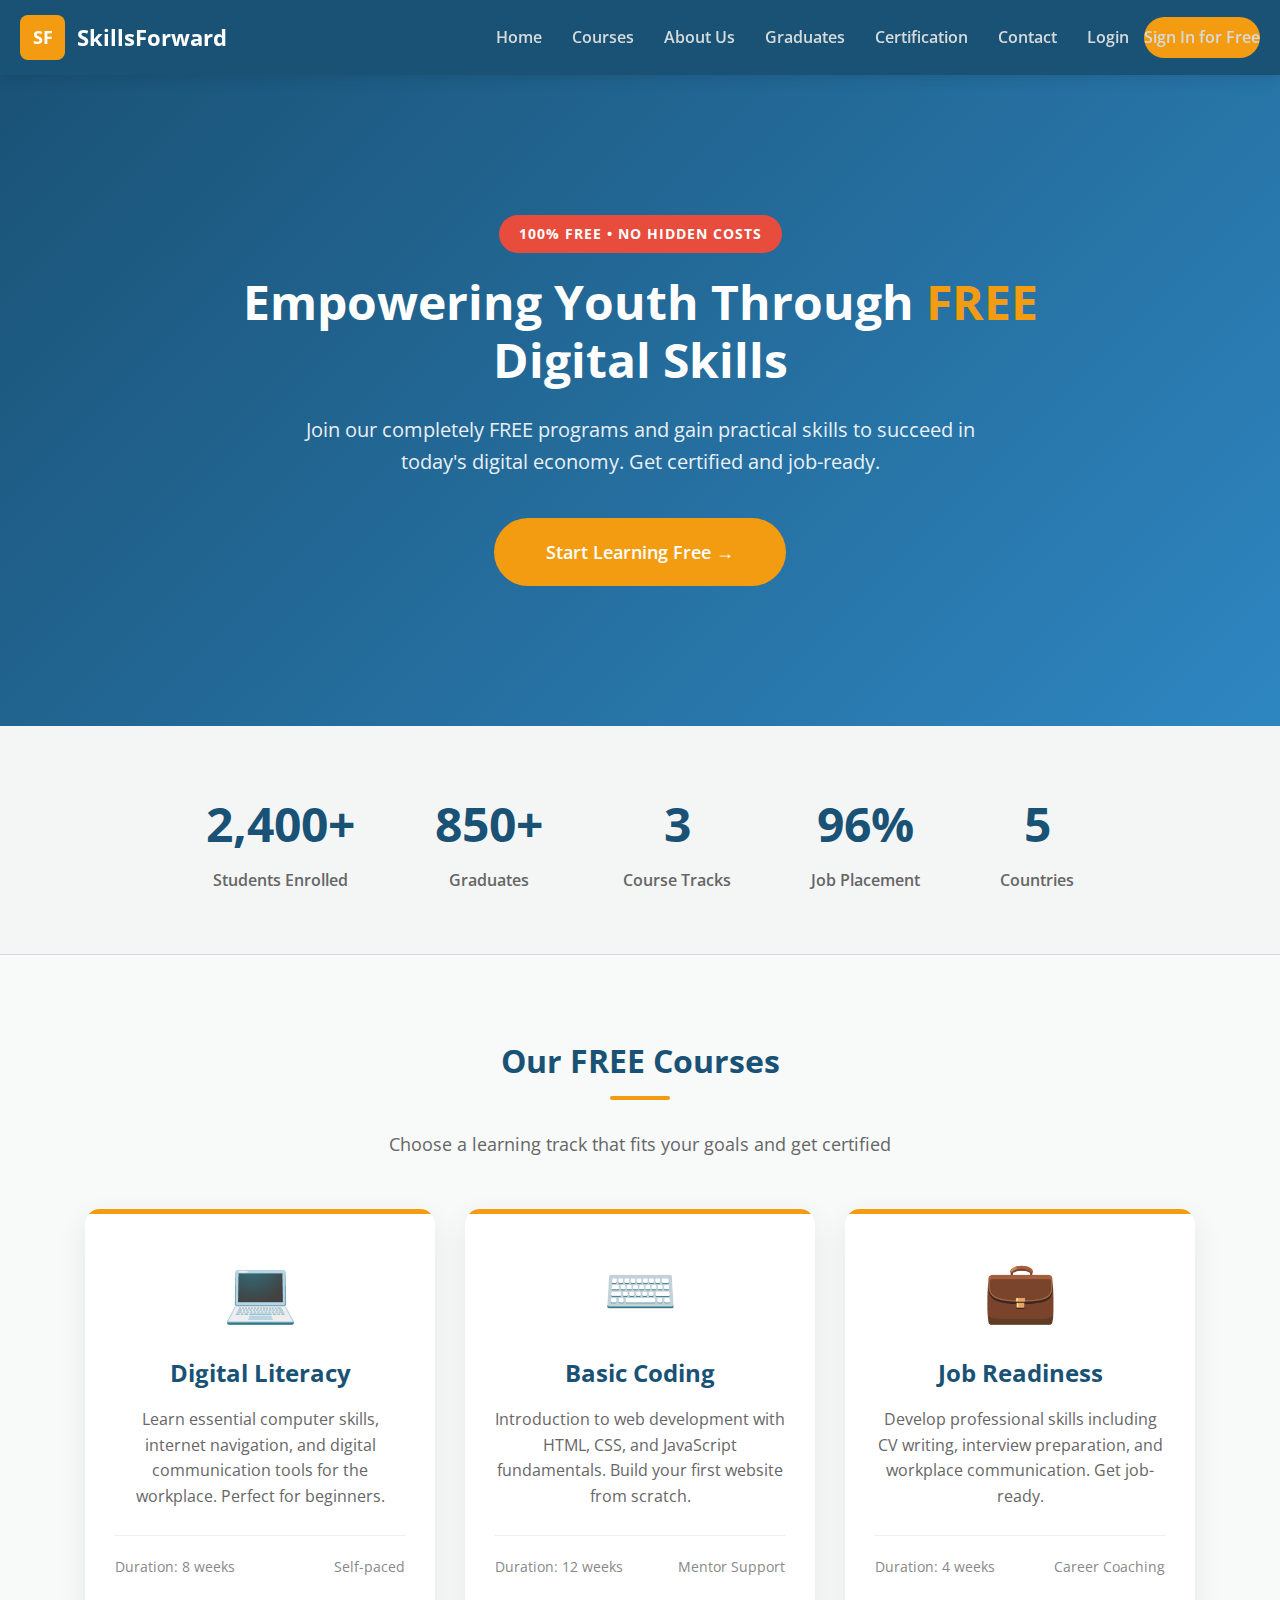
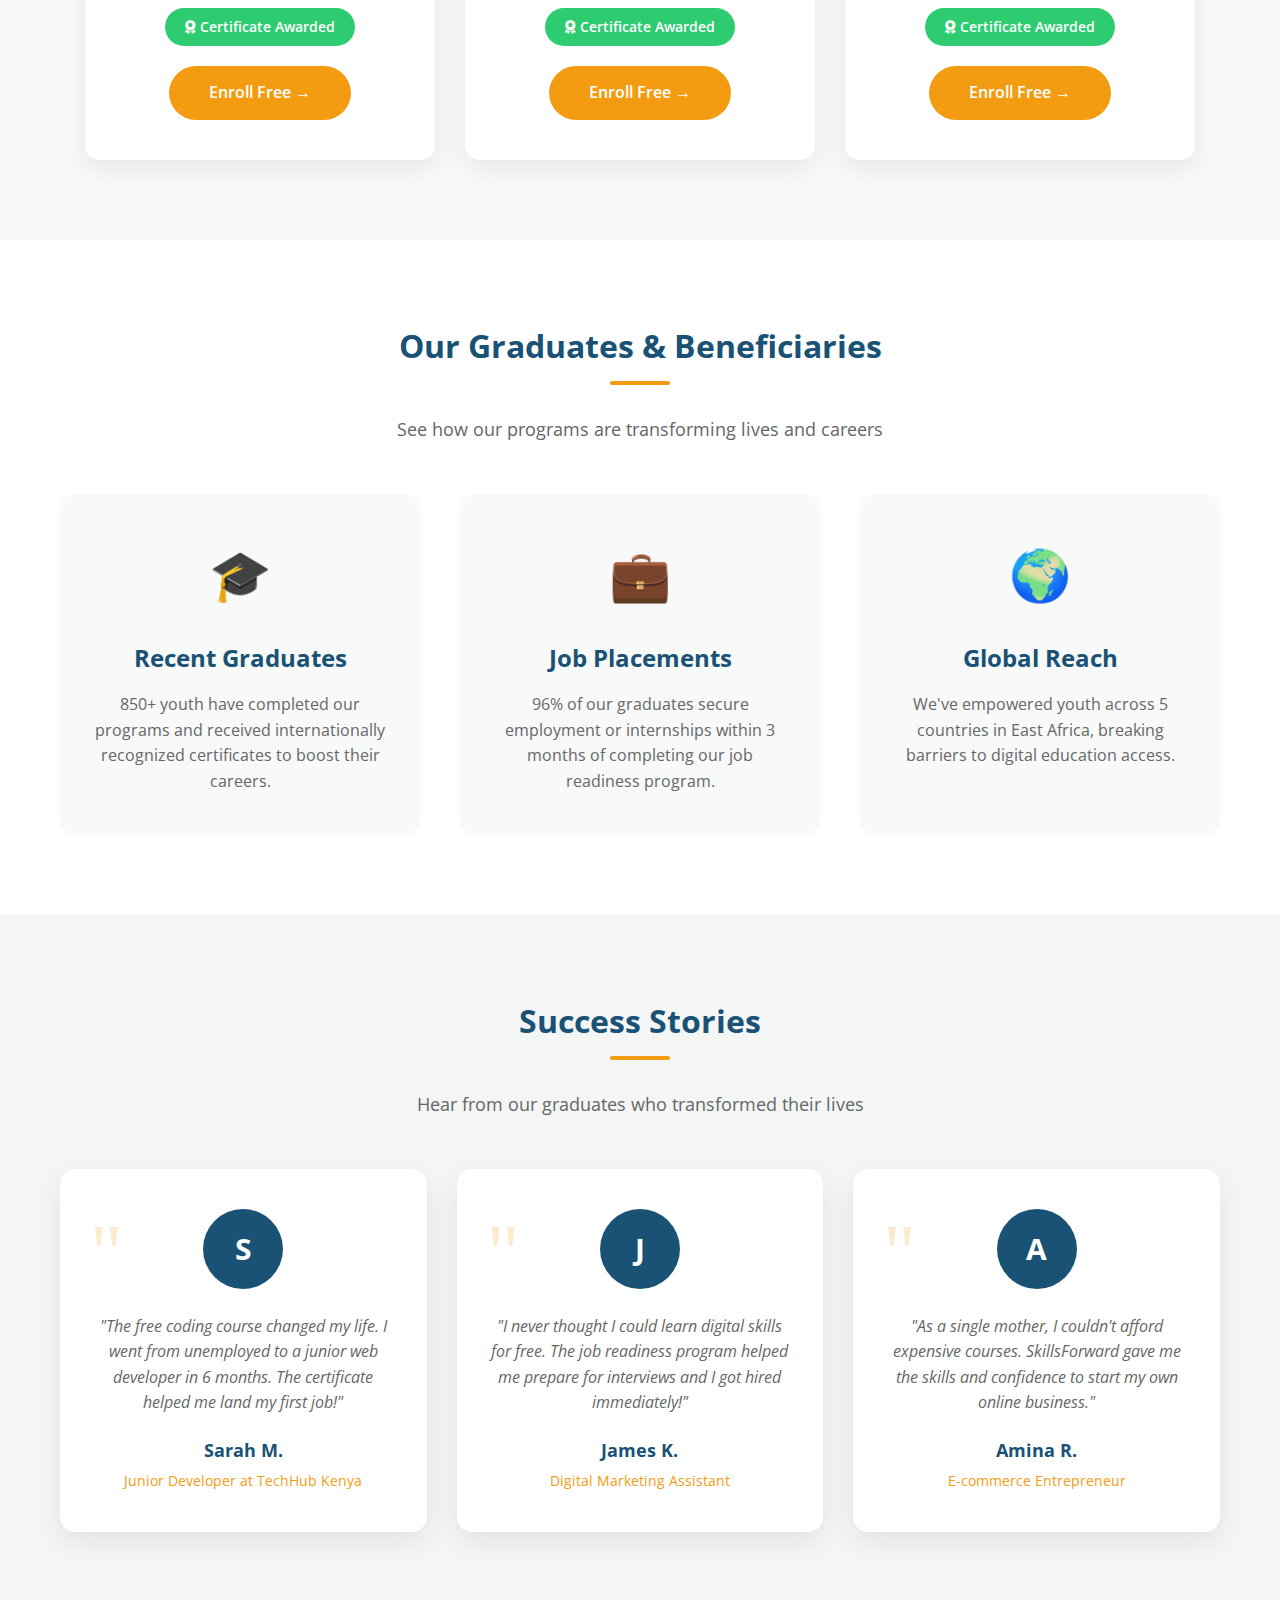
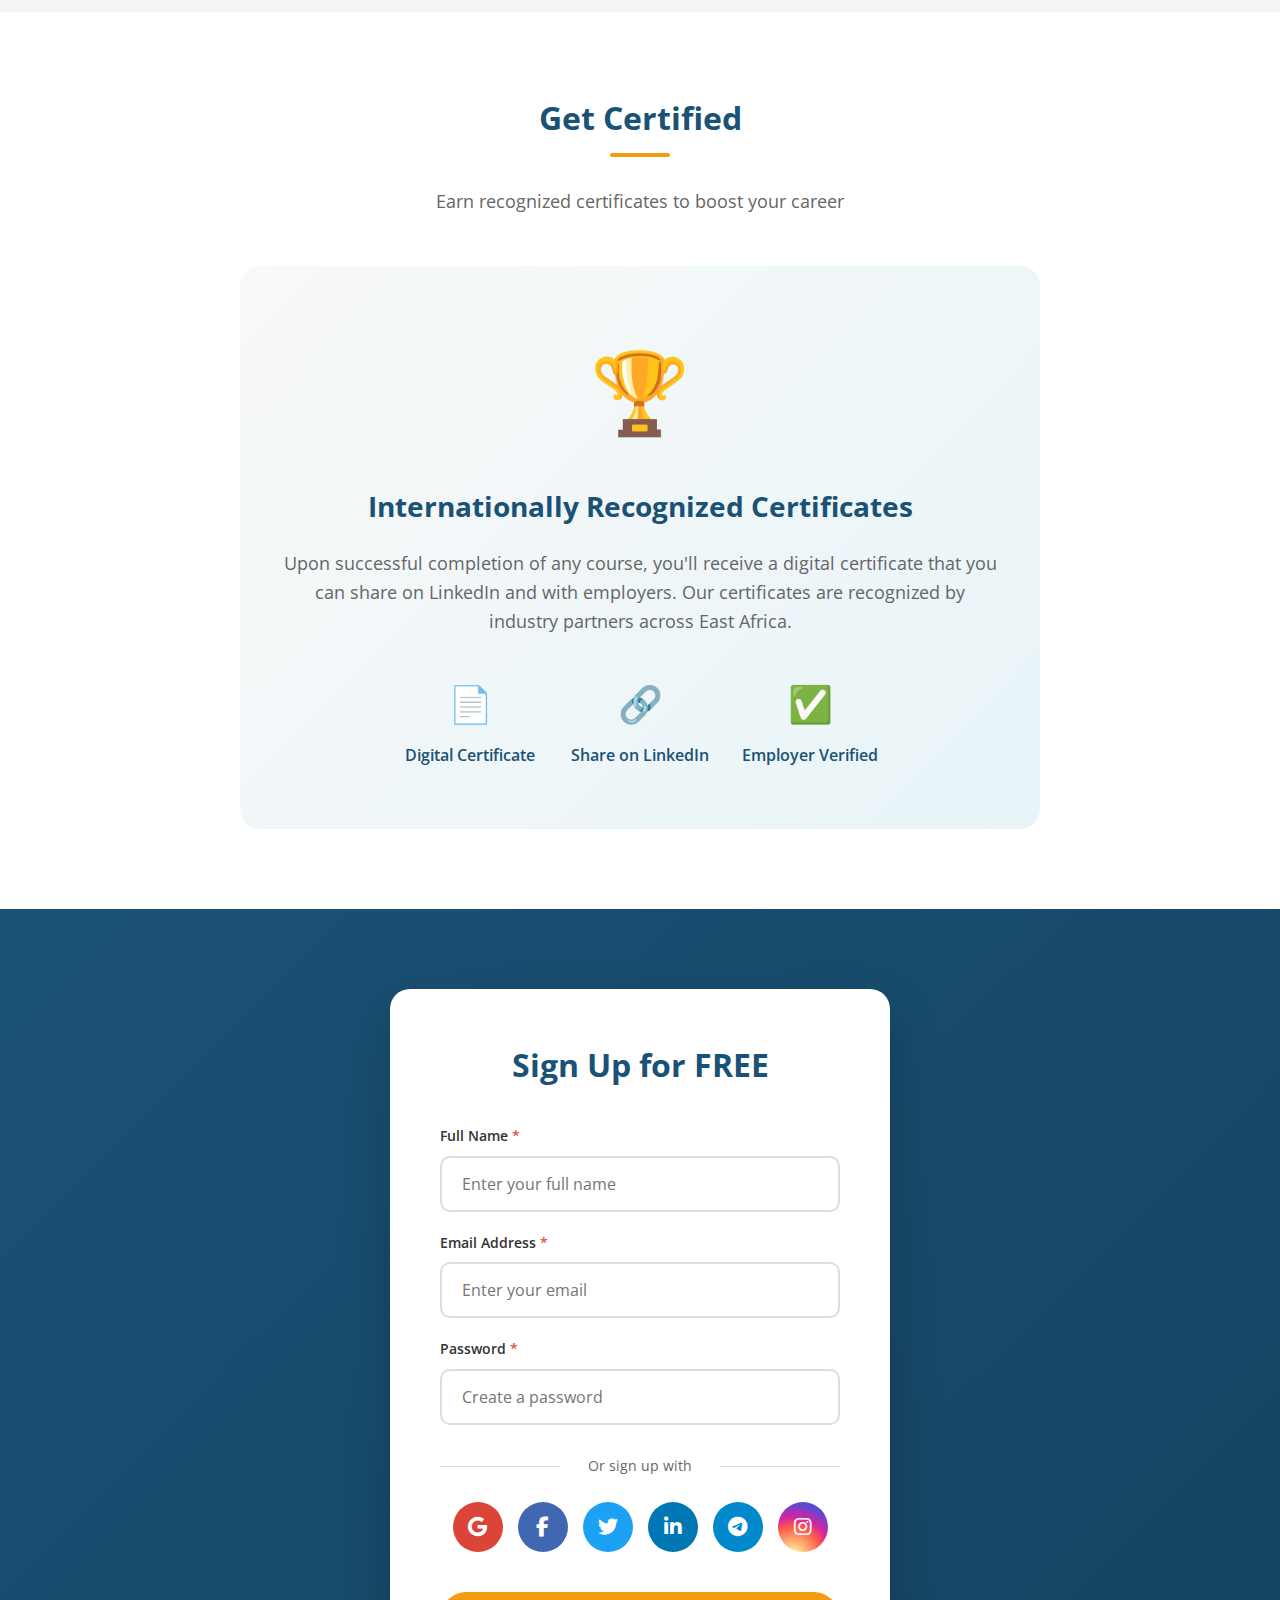
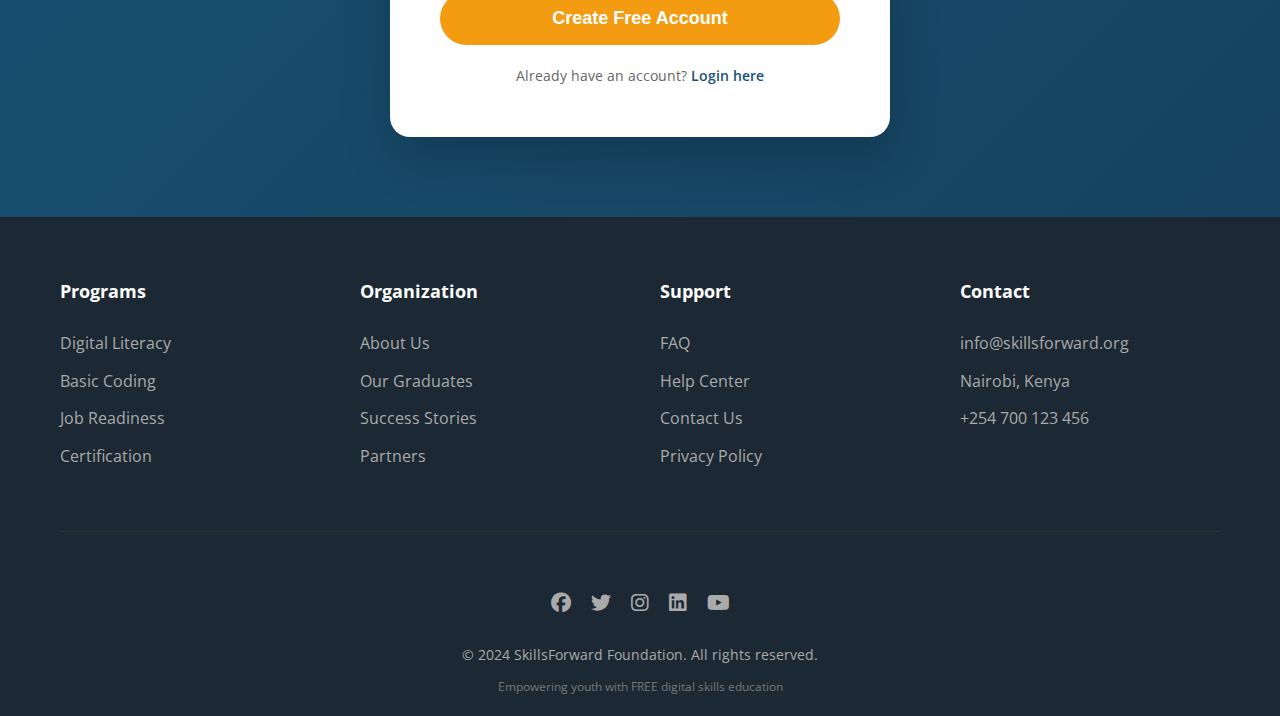
<file: Mozisha HL Learning by Gideon Chizunem Johnson/index.html>
<!DOCTYPE html>
<html lang="en">
<head>
    <meta charset="UTF-8">
    <meta name="viewport" content="width=device-width, initial-scale=1.0">
    <title>SkillsForward Foundation - FREE Digital Skills Training</title>
    <link href="https://fonts.googleapis.com/css2?family=Open+Sans:wght@400;600;700&display=swap" rel="stylesheet">
    <link rel="stylesheet" href="https://cdnjs.cloudflare.com/ajax/libs/font-awesome/6.4.0/css/all.min.css">
    <link rel="stylesheet" href="styles.css">
</head>
<body>
    <header class="header">
        <a href="#" class="logo">
            <div class="logo-box">SF</div>
            <span class="logo-text">SkillsForward</span>
        </a>
        <nav class="nav">
            <a href="index.html">Home</a>
            <a href="#courses">Courses</a>
            <a href="about.html">About Us</a>
            <a href="#graduates">Graduates</a>
            <a href="#certification">Certification</a>
            <a href="#contact">Contact</a>
            
            <div class="auth-buttons">
                <a href="/login.html" class="login-btn">Login</a>
                <a href="#signup" class="signin-btn">Sign In for Free</a>
            </div>
        </nav>
        
        <button class="mobile-menu-btn" aria-label="Toggle menu">
            <i class="fas fa-bars"></i>
        </button>
    </header>

    <section class="hero">
        <div class="hero-content">
            <div class="free-badge">100% FREE • NO HIDDEN COSTS</div>
            <h1>Empowering Youth Through <span class="highlight">FREE</span> Digital Skills</h1>
            <p>Join our completely FREE programs and gain practical skills to succeed in today's digital economy. Get certified and job-ready.</p>
            <a href="#courses" class="hero-btn">Start Learning Free →</a>
        </div>
    </section>

    <div class="stats-strip">
        <div class="stats-row">
            <div class="stat">
                <div class="stat-num">2,400+</div>
                <div class="stat-label">Students Enrolled</div>
            </div>
            <div class="stat">
                <div class="stat-num">850+</div>
                <div class="stat-label">Graduates</div>
            </div>
            <div class="stat">
                <div class="stat-num">3</div>
                <div class="stat-label">Course Tracks</div>
            </div>
            <div class="stat">
                <div class="stat-num">96%</div>
                <div class="stat-label">Job Placement</div>
            </div>
            <div class="stat">
                <div class="stat-num">5</div>
                <div class="stat-label">Countries</div>
            </div>
        </div>
    </div>

    <section class="section courses-section" id="courses">
        <div class="container">
            <h2 class="section-title">Our FREE Courses</h2>
            <p class="section-subtitle">Choose a learning track that fits your goals and get certified</p>
            <div class="courses-grid">
                <div class="course-card">
                    <div class="course-icon animated-icon">💻</div>
                    <h3>Digital Literacy</h3>
                    <p>Learn essential computer skills, internet navigation, and digital communication tools for the workplace. Perfect for beginners.</p>
                    <div class="course-meta">
                        <span>Duration: 8 weeks</span>
                        <span>Self-paced</span>
                    </div>
                    <div class="cert-badge pulse"><i class="fas fa-award"></i> Certificate Awarded</div>
                    <a href="#signup" class="btn" style="margin-top: 20px;">Enroll Free →</a>
                </div>
                <div class="course-card">
                    <div class="course-icon animated-icon" style="animation-delay: 0.5s;">⌨️</div>
                    <h3>Basic Coding</h3>
                    <p>Introduction to web development with HTML, CSS, and JavaScript fundamentals. Build your first website from scratch.</p>
                    <div class="course-meta">
                        <span>Duration: 12 weeks</span>
                        <span>Mentor Support</span>
                    </div>
                    <div class="cert-badge pulse"><i class="fas fa-award"></i> Certificate Awarded</div>
                    <a href="#signup" class="btn" style="margin-top: 20px;">Enroll Free →</a>
                </div>
                <div class="course-card">
                    <div class="course-icon animated-icon" style="animation-delay: 1s;">💼</div>
                    <h3>Job Readiness</h3>
                    <p>Develop professional skills including CV writing, interview preparation, and workplace communication. Get job-ready.</p>
                    <div class="course-meta">
                        <span>Duration: 4 weeks</span>
                        <span>Career Coaching</span>
                    </div>
                    <div class="cert-badge pulse"><i class="fas fa-award"></i> Certificate Awarded</div>
                    <a href="#signup" class="btn" style="margin-top: 20px;">Enroll Free →</a>
                </div>
            </div>
        </div>
    </section>

    <section class="section beneficiaries-section" id="graduates">
        <div class="container">
            <h2 class="section-title">Our Graduates & Beneficiaries</h2>
            <p class="section-subtitle">See how our programs are transforming lives and careers</p>
            <div class="beneficiaries-grid">
                <div class="beneficiary-card">
                    <div class="beneficiary-icon">🎓</div>
                    <h3>Recent Graduates</h3>
                    <p>850+ youth have completed our programs and received internationally recognized certificates to boost their careers.</p>
                </div>
                <div class="beneficiary-card">
                    <div class="beneficiary-icon">💼</div>
                    <h3>Job Placements</h3>
                    <p>96% of our graduates secure employment or internships within 3 months of completing our job readiness program.</p>
                </div>
                <div class="beneficiary-card">
                    <div class="beneficiary-icon">🌍</div>
                    <h3>Global Reach</h3>
                    <p>We've empowered youth across 5 countries in East Africa, breaking barriers to digital education access.</p>
                </div>
            </div>
        </div>
    </section>

    <section class="section testimonials-section" id="testimonials">
        <div class="container">
            <h2 class="section-title">Success Stories</h2>
            <p class="section-subtitle">Hear from our graduates who transformed their lives</p>
            <div class="testimonials-grid">
                <div class="testimonial-card">
                    <div class="testimonial-icon">S</div>
                    <p class="testimonial-text">"The free coding course changed my life. I went from unemployed to a junior web developer in 6 months. The certificate helped me land my first job!"</p>
                    <div class="testimonial-author">Sarah M.</div>
                    <div class="testimonial-role">Junior Developer at TechHub Kenya</div>
                </div>
                <div class="testimonial-card">
                    <div class="testimonial-icon">J</div>
                    <p class="testimonial-text">"I never thought I could learn digital skills for free. The job readiness program helped me prepare for interviews and I got hired immediately!"</p>
                    <div class="testimonial-author">James K.</div>
                    <div class="testimonial-role">Digital Marketing Assistant</div>
                </div>
                <div class="testimonial-card">
                    <div class="testimonial-icon">A</div>
                    <p class="testimonial-text">"As a single mother, I couldn't afford expensive courses. SkillsForward gave me the skills and confidence to start my own online business."</p>
                    <div class="testimonial-author">Amina R.</div>
                    <div class="testimonial-role">E-commerce Entrepreneur</div>
                </div>
            </div>
        </div>
    </section>

    <section class="section certification-section" id="certification">
        <div class="container">
            <h2 class="section-title">Get Certified</h2>
            <p class="section-subtitle">Earn recognized certificates to boost your career</p>
            <div class="certificate-card">
                <div class="cert-icon">🏆</div>
                <h3>Internationally Recognized Certificates</h3>
                <p>Upon successful completion of any course, you'll receive a digital certificate that you can share on LinkedIn and with employers. Our certificates are recognized by industry partners across East Africa.</p>
                <div class="cert-features">
                    <div class="cert-feature">
                        <div class="feature-icon">📄</div>
                        <div class="feature-text">Digital Certificate</div>
                    </div>
                    <div class="cert-feature">
                        <div class="feature-icon">🔗</div>
                        <div class="feature-text">Share on LinkedIn</div>
                    </div>
                    <div class="cert-feature">
                        <div class="feature-icon">✅</div>
                        <div class="feature-text">Employer Verified</div>
                    </div>
                </div>
            </div>
        </div>
    </section>

    <section class="signup-section" id="signup">
        <div class="signup-container">
            <h2>Sign Up for FREE</h2>
            <p>Create your account and start learning today</p>
            <form class="signup-form">
                <div class="form-group">
                    <label>Full Name <span class="req">*</span></label>
                    <input type="text" placeholder="Enter your full name" required>
                </div>
                <div class="form-group">
                    <label>Email Address <span class="req">*</span></label>
                    <input type="email" placeholder="Enter your email" required>
                </div>
                <div class="form-group">
                    <label>Password <span class="req">*</span></label>
                    <input type="password" placeholder="Create a password" required>
                </div>
                
                <div class="social-signup">
                    <p class="social-divider">Or sign up with</p>
                    <div class="social-icons">
                        <a href="#" class="social-icon social-google" title="Sign up with Google">
                            <i class="fab fa-google"></i>
                        </a>
                        <a href="#" class="social-icon social-facebook" title="Sign up with Facebook">
                            <i class="fab fa-facebook-f"></i>
                        </a>
                        <a href="#" class="social-icon social-twitter" title="Sign up with X (Twitter)">
                            <i class="fab fa-twitter"></i>
                        </a>
                        <a href="#" class="social-icon social-linkedin" title="Sign up with LinkedIn">
                            <i class="fab fa-linkedin-in"></i>
                        </a>
                        <a href="#" class="social-icon social-telegram" title="Sign up with Telegram">
                            <i class="fab fa-telegram"></i>
                        </a>
                        <a href="#" class="social-icon social-instagram" title="Sign up with Instagram">
                            <i class="fab fa-instagram"></i>
                        </a>
                    </div>
                </div>
                
                <button type="submit" class="btn submit-btn">Create Free Account</button>
                <p class="login-link">
                    Already have an account? <a href="#" class="login-cta">Login here</a>
                </p>
            </form>
        </div>
    </section>

    <footer class="footer" id="contact">
        <div class="container">
            <div class="footer-grid">
                <div class="footer-col">
                    <h4>Programs</h4>
                    <a href="#courses">Digital Literacy</a>
                    <a href="#courses">Basic Coding</a>
                    <a href="#courses">Job Readiness</a>
                    <a href="#certification">Certification</a>
                </div>
                <div class="footer-col">
                    <h4>Organization</h4>
                    <a href="about.html">About Us</a>
                    <a href="#graduates">Our Graduates</a>
                    <a href="#testimonials">Success Stories</a>
                    <a href="#">Partners</a>
                </div>
                <div class="footer-col">
                    <h4>Support</h4>
                    <a href="#">FAQ</a>
                    <a href="#">Help Center</a>
                    <a href="#">Contact Us</a>
                    <a href="#">Privacy Policy</a>
                </div>
                <div class="footer-col">
                    <h4>Contact</h4>
                    <a href="mailto:info@skillsforward.org">info@skillsforward.org</a>
                    <a href="#">Nairobi, Kenya</a>
                    <a href="#">+254 700 123 456</a>
                </div>
            </div>
            
            <div class="footer-bottom">
                <div class="social-links">
                    <a href="#"><i class="fab fa-facebook"></i></a>
                    <a href="#"><i class="fab fa-twitter"></i></a>
                    <a href="#"><i class="fab fa-instagram"></i></a>
                    <a href="#"><i class="fab fa-linkedin"></i></a>
                    <a href="#"><i class="fab fa-youtube"></i></a>
                </div>
                <p class="copyright">© 2024 SkillsForward Foundation. All rights reserved.</p>
                <p class="tagline">Empowering youth with FREE digital skills education</p>
            </div>
        </div>
    </footer>

    <script>
        // Mobile menu toggle
        document.querySelector('.mobile-menu-btn').addEventListener('click', function() {
            document.querySelector('.nav').classList.toggle('mobile-nav-active');
        });
        
        // Smooth scrolling for anchor links
        document.querySelectorAll('a[href^="#"]').forEach(anchor => {
            anchor.addEventListener('click', function (e) {
                if(this.getAttribute('href') === '#') return;
                
                e.preventDefault();
                const targetId = this.getAttribute('href');
                if(targetId === '#') return;
                
                const targetElement = document.querySelector(targetId);
                if(targetElement) {
                    window.scrollTo({
                        top: targetElement.offsetTop - 80,
                        behavior: 'smooth'
                    });
                    
                    // Close mobile menu if open
                    document.querySelector('.nav').classList.remove('mobile-nav-active');
                }
            });
        });
    </script>
</body>
</html>
</file>
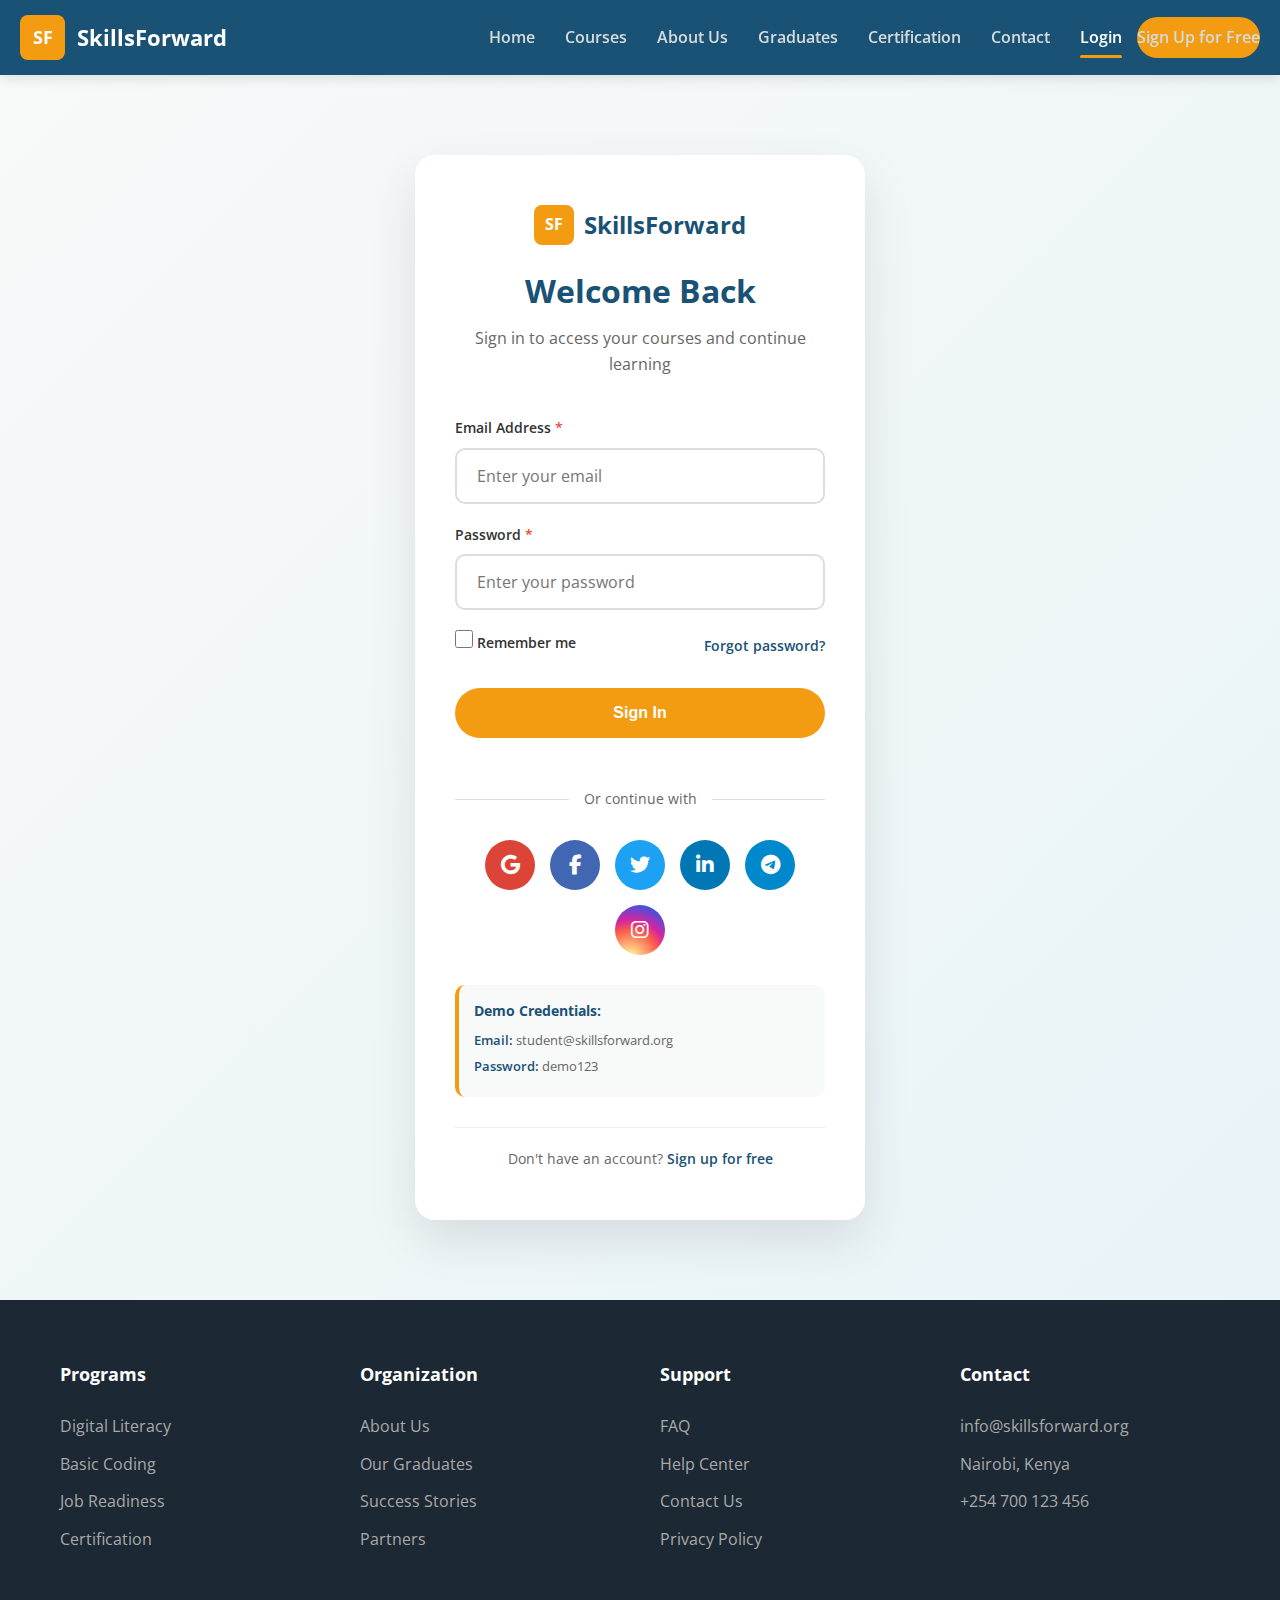
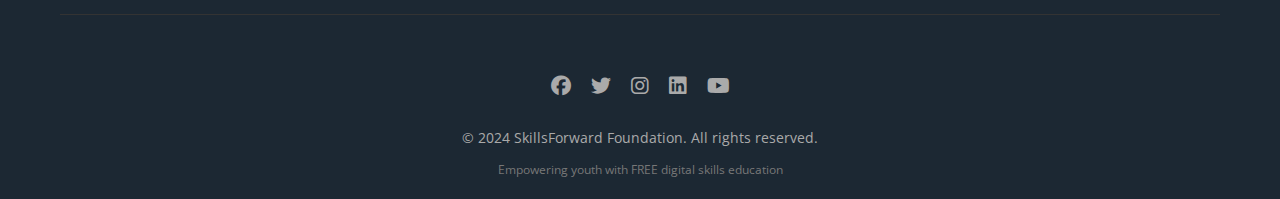
<file: Mozisha HL Learning by Gideon Chizunem Johnson/login.html>
<!DOCTYPE html>
<html lang="en">
<head>
    <meta charset="UTF-8">
    <meta name="viewport" content="width=device-width, initial-scale=1.0">
    <title>Login - SkillsForward Foundation</title>
    <link href="https://fonts.googleapis.com/css2?family=Open+Sans:wght@400;600;700&display=swap" rel="stylesheet">
    <link rel="stylesheet" href="https://cdnjs.cloudflare.com/ajax/libs/font-awesome/6.4.0/css/all.min.css">
    <link rel="stylesheet" href="styles.css">
    <link rel="stylesheet" href="login.css">
</head>
<body>
    <header class="header">
        <a href="index.html" class="logo">
            <div class="logo-box">SF</div>
            <span class="logo-text">SkillsForward</span>
        </a>
        <nav class="nav">
            <a href="index.html">Home</a>
            <a href="index.html#courses">Courses</a>
            <a href="about.html">About Us</a>
            <a href="index.html#graduates">Graduates</a>
            <a href="index.html#certification">Certification</a>
            <a href="index.html#contact">Contact</a>
            
            <div class="auth-buttons">
                <a href="login.html" class="login-btn active">Login</a>
                <a href="index.html#signup" class="signin-btn">Sign Up for Free</a>
            </div>
        </nav>
        
        <button class="mobile-menu-btn" aria-label="Toggle menu">
            <i class="fas fa-bars"></i>
        </button>
    </header>

    <section class="login-section">
        <div class="login-container">
            <div class="login-header">
                <div class="login-logo">
                    <div class="login-logo-box">SF</div>
                    <span class="login-logo-text">SkillsForward</span>
                </div>
                <h1>Welcome Back</h1>
                <p>Sign in to access your courses and continue learning</p>
            </div>

            <form class="login-form">
                <div class="form-group">
                    <label for="email">Email Address <span class="req">*</span></label>
                    <input type="email" id="email" placeholder="Enter your email" required>
                </div>

                <div class="form-group">
                    <label for="password">Password <span class="req">*</span></label>
                    <input type="password" id="password" placeholder="Enter your password" required>
                </div>

                <div class="remember-forgot">
                    <label class="remember-me">
                        <input type="checkbox">
                        <span class="checkbox-text">Remember me</span>
                    </label>
                    <a href="#" class="forgot-password">Forgot password?</a>
                </div>

                <button type="submit" class="login-submit-btn">Sign In</button>

                <div class="divider">
                    <span>Or continue with</span>
                </div>

                <div class="social-login">
                    <div class="social-login-icons">
                        <a href="#" class="social-login-icon social-google" title="Sign in with Google">
                            <i class="fab fa-google"></i>
                        </a>
                        <a href="#" class="social-login-icon social-facebook" title="Sign in with Facebook">
                            <i class="fab fa-facebook-f"></i>
                        </a>
                        <a href="#" class="social-login-icon social-twitter" title="Sign in with X (Twitter)">
                            <i class="fab fa-twitter"></i>
                        </a>
                        <a href="#" class="social-login-icon social-linkedin" title="Sign in with LinkedIn">
                            <i class="fab fa-linkedin-in"></i>
                        </a>
                        <a href="#" class="social-login-icon social-telegram" title="Sign in with Telegram">
                            <i class="fab fa-telegram"></i>
                        </a>
                        <a href="#" class="social-login-icon social-instagram" title="Sign in with Instagram">
                            <i class="fab fa-instagram"></i>
                        </a>
                    </div>
                </div>

                <div class="demo-credentials">
                    <h4>Demo Credentials:</h4>
                    <p><strong>Email:</strong> student@skillsforward.org</p>
                    <p><strong>Password:</strong> demo123</p>
                </div>

                <div class="signup-link">
                    Don't have an account? <a href="index.html#signup">Sign up for free</a>
                </div>
            </form>
        </div>
    </section>

    <footer class="footer">
        <div class="container">
            <div class="footer-grid">
                <div class="footer-col">
                    <h4>Programs</h4>
                    <a href="index.html#courses">Digital Literacy</a>
                    <a href="index.html#courses">Basic Coding</a>
                    <a href="index.html#courses">Job Readiness</a>
                    <a href="index.html#certification">Certification</a>
                </div>
                <div class="footer-col">
                    <h4>Organization</h4>
                    <a href="about.html">About Us</a>
                    <a href="index.html#graduates">Our Graduates</a>
                    <a href="index.html#testimonials">Success Stories</a>
                    <a href="#">Partners</a>
                </div>
                <div class="footer-col">
                    <h4>Support</h4>
                    <a href="#">FAQ</a>
                    <a href="#">Help Center</a>
                    <a href="#">Contact Us</a>
                    <a href="#">Privacy Policy</a>
                </div>
                <div class="footer-col">
                    <h4>Contact</h4>
                    <a href="mailto:info@skillsforward.org">info@skillsforward.org</a>
                    <a href="#">Nairobi, Kenya</a>
                    <a href="#">+254 700 123 456</a>
                </div>
            </div>
            
            <div class="footer-bottom">
                <div class="social-links">
                    <a href="#"><i class="fab fa-facebook"></i></a>
                    <a href="#"><i class="fab fa-twitter"></i></a>
                    <a href="#"><i class="fab fa-instagram"></i></a>
                    <a href="#"><i class="fab fa-linkedin"></i></a>
                    <a href="#"><i class="fab fa-youtube"></i></a>
                </div>
                <p class="copyright">© 2024 SkillsForward Foundation. All rights reserved.</p>
                <p class="tagline">Empowering youth with FREE digital skills education</p>
            </div>
        </div>
    </footer>

    <script>
        // Mobile menu toggle
        document.querySelector('.mobile-menu-btn').addEventListener('click', function() {
            document.querySelector('.nav').classList.toggle('mobile-nav-active');
        });

        // Form submission
        document.querySelector('.login-form').addEventListener('submit', function(e) {
            e.preventDefault();
            
            const email = document.getElementById('email').value;
            const password = document.getElementById('password').value;
            
            // Demo validation
            if (email === 'student@skillsforward.org' && password === 'demo123') {
                alert('Login successful! Welcome back to SkillsForward.');
                // In a real app, you would redirect to dashboard
                window.location.href = 'index.html';
            } else if (email && password) {
                alert('Login successful! Welcome back.');
                window.location.href = 'index.html';
            } else {
                alert('Please enter your email and password.');
            }
        });

        // Smooth scrolling for anchor links
        document.querySelectorAll('a[href^="#"]').forEach(anchor => {
            anchor.addEventListener('click', function (e) {
                if(this.getAttribute('href') === '#') return;
                
                e.preventDefault();
                const targetId = this.getAttribute('href');
                if(targetId === '#') return;
                
                const targetElement = document.querySelector(targetId);
                if(targetElement) {
                    window.scrollTo({
                        top: targetElement.offsetTop - 80,
                        behavior: 'smooth'
                    });
                    
                    // Close mobile menu if open
                    document.querySelector('.nav').classList.remove('mobile-nav-active');
                }
            });
        });
    </script>
</body>
</html>
</file>
<file: Mozisha HL Learning by Gideon Chizunem Johnson/styles.css>
/* ===== GLOBAL STYLES ===== */
* {
    margin: 0;
    padding: 0;
    box-sizing: border-box;
}

body {
    font-family: 'Open Sans', Arial, sans-serif;
    color: #333;
    line-height: 1.6;
    font-size: 16px;
    overflow-x: hidden;
}

.container {
    max-width: 1200px;
    margin: 0 auto;
    padding: 0 20px;
}

.section {
    padding: 80px 0;
}

.section-alt {
    background: #f8f9f9;
}

.section-title {
    text-align: center;
    font-size: 32px;
    font-weight: 700;
    color: #1a5276;
    margin-bottom: 15px;
    position: relative;
}

.section-title:after {
    content: '';
    display: block;
    width: 60px;
    height: 4px;
    background: #f39c12;
    margin: 10px auto 30px;
    border-radius: 2px;
}

.section-subtitle {
    text-align: center;
    color: #666;
    margin-bottom: 50px;
    font-size: 18px;
    max-width: 700px;
    margin-left: auto;
    margin-right: auto;
}

.btn {
    display: inline-block;
    padding: 14px 40px;
    background: #f39c12;
    color: white;
    text-decoration: none;
    font-weight: 600;
    border-radius: 50px;
    transition: all 0.3s ease;
    border: none;
    cursor: pointer;
    font-size: 16px;
}

.btn:hover {
    background: #e67e22;
    transform: translateY(-3px);
    box-shadow: 0 10px 20px rgba(0,0,0,0.1);
}

.btn-secondary {
    background: #1a5276;
}

.btn-secondary:hover {
    background: #154360;
}

.btn-large {
    padding: 18px 50px;
    font-size: 18px;
}

.highlight {
    color: #f39c12;
    font-weight: 700;
}

.req {
    color: #e74c3c;
}

/* ===== HEADER ===== */
.header {
    background: #1a5276;
    padding: 15px 20px;
    display: flex;
    justify-content: space-between;
    align-items: center;
    position: sticky;
    top: 0;
    z-index: 1000;
    box-shadow: 0 4px 12px rgba(0,0,0,0.1);
}

.logo {
    display: flex;
    align-items: center;
    gap: 12px;
    text-decoration: none;
}

.logo-box {
    width: 45px;
    height: 45px;
    background: #f39c12;
    display: flex;
    align-items: center;
    justify-content: center;
    color: white;
    font-weight: bold;
    font-size: 18px;
    border-radius: 8px;
    transition: transform 0.3s ease;
}

.logo:hover .logo-box {
    transform: rotate(10deg);
}

.logo-text {
    color: white;
    font-size: 22px;
    font-weight: 700;
}

.nav {
    display: flex;
    align-items: center;
    gap: 30px;
}

.nav a {
    color: #d5dbdb;
    text-decoration: none;
    font-size: 16px;
    font-weight: 600;
    padding: 8px 0;
    position: relative;
    transition: color 0.3s ease;
}

.nav a:after {
    content: '';
    position: absolute;
    width: 0;
    height: 3px;
    background: #f39c12;
    bottom: 0;
    left: 0;
    transition: width 0.3s ease;
    border-radius: 2px;
}

.nav a:hover {
    color: white;
}

.nav a:hover:after {
    width: 100%;
}

.nav a.active {
    color: white;
}

.nav a.active:after {
    width: 100%;
}

.auth-buttons {
    display: flex;
    gap: 15px;
    align-items: center;
}

.login-btn {
    color: white;
    text-decoration: none;
    font-weight: 600;
    padding: 8px 20px;
    border-radius: 5px;
    transition: all 0.3s ease;
}

.login-btn:hover {
    background: rgba(255,255,255,0.1);
}

.signin-btn {
    background: #f39c12;
    color: white;
    text-decoration: none;
    font-weight: 600;
    padding: 10px 30px;
    border-radius: 50px;
    transition: all 0.3s ease;
}

.signin-btn:hover {
    background: #e67e22;
    transform: translateY(-2px);
    box-shadow: 0 5px 15px rgba(0,0,0,0.1);
}

.mobile-menu-btn {
    display: none;
    background: none;
    border: none;
    color: white;
    font-size: 24px;
    cursor: pointer;
}

/* ===== HERO SECTION ===== */
.hero {
    background: linear-gradient(135deg, #1a5276 0%, #2e86c1 100%);
    padding: 140px 20px;
    text-align: center;
    color: white;
    position: relative;
    overflow: hidden;
}

.hero:before {
    content: '';
    position: absolute;
    top: 0;
    left: 0;
    right: 0;
    bottom: 0;
    background: url('https://images.unsplash.com/photo-1522202176988-66273c2fd55f?w=1600') center/cover no-repeat;
    opacity: 0.15;
    z-index: 1;
}

.hero-content {
    position: relative;
    z-index: 2;
    max-width: 800px;
    margin: 0 auto;
}

.hero h1 {
    font-size: 48px;
    margin-bottom: 25px;
    font-weight: 700;
    line-height: 1.2;
}

.hero p {
    font-size: 20px;
    max-width: 700px;
    margin: 0 auto 40px;
    opacity: 0.9;
    line-height: 1.6;
}

.hero-btn {
    display: inline-block;
    padding: 18px 50px;
    background: #f39c12;
    color: white;
    text-decoration: none;
    font-weight: 600;
    border-radius: 50px;
    font-size: 18px;
    transition: all 0.3s ease;
    border: 2px solid transparent;
}

.hero-btn:hover {
    background: transparent;
    border-color: white;
    transform: translateY(-5px);
    box-shadow: 0 15px 30px rgba(0,0,0,0.2);
}

.free-badge {
    display: inline-block;
    background: #e74c3c;
    color: white;
    padding: 8px 20px;
    border-radius: 50px;
    font-size: 14px;
    font-weight: 700;
    margin-bottom: 20px;
    text-transform: uppercase;
    letter-spacing: 1px;
    animation: pulse 2s infinite;
}

/* ===== STATS STRIP ===== */
.stats-strip {
    background: #f4f6f6;
    padding: 60px 20px;
    border-bottom: 1px solid #d5d8dc;
}

.stats-row {
    display: flex;
    justify-content: center;
    gap: 80px;
    max-width: 1000px;
    margin: 0 auto;
    flex-wrap: wrap;
}

.stat {
    text-align: center;
    transition: transform 0.3s ease;
}

.stat:hover {
    transform: translateY(-10px);
}

.stat-num {
    font-size: 48px;
    font-weight: 700;
    color: #1a5276;
    margin-bottom: 5px;
}

.stat-label {
    font-size: 16px;
    color: #666;
    font-weight: 600;
}

/* ===== COURSES SECTION ===== */
.courses-section {
    background: #f8f9f9;
}

.courses-grid {
    display: flex;
    justify-content: center;
    gap: 30px;
    flex-wrap: wrap;
    max-width: 1200px;
    margin: 0 auto;
}

.course-card {
    background: white;
    border-radius: 15px;
    width: 350px;
    padding: 40px 30px;
    text-align: center;
    box-shadow: 0 10px 30px rgba(0,0,0,0.08);
    transition: all 0.4s ease;
    position: relative;
    overflow: hidden;
}

.course-card:hover {
    transform: translateY(-15px);
    box-shadow: 0 20px 40px rgba(0,0,0,0.15);
}

.course-card:before {
    content: '';
    position: absolute;
    top: 0;
    left: 0;
    width: 100%;
    height: 5px;
    background: #f39c12;
}

.course-icon {
    font-size: 60px;
    margin-bottom: 25px;
    height: 80px;
    display: flex;
    align-items: center;
    justify-content: center;
}

.course-card h3 {
    font-size: 24px;
    color: #1a5276;
    margin-bottom: 15px;
    font-weight: 700;
}

.course-card p {
    font-size: 16px;
    color: #666;
    margin-bottom: 25px;
    line-height: 1.6;
}

.course-meta {
    font-size: 14px;
    color: #888;
    padding-top: 20px;
    border-top: 1px solid #eee;
    margin-bottom: 20px;
    display: flex;
    justify-content: space-between;
}

.cert-badge {
    display: inline-block;
    background: #2ecc71;
    color: white;
    padding: 8px 20px;
    border-radius: 50px;
    font-size: 14px;
    font-weight: 600;
    margin-top: 10px;
}

/* ===== ANIMATIONS ===== */
@keyframes float {
    0%, 100% { transform: translateY(0); }
    50% { transform: translateY(-10px); }
}

@keyframes pulse {
    0% { transform: scale(1); }
    50% { transform: scale(1.05); }
    100% { transform: scale(1); }
}

.animated-icon {
    animation: float 3s ease-in-out infinite;
}

.pulse {
    animation: pulse 2s infinite;
}

/* ===== BENEFICIARIES SECTION ===== */
.beneficiaries-section {
    background: white;
}

.beneficiaries-grid {
    display: grid;
    grid-template-columns: repeat(auto-fit, minmax(300px, 1fr));
    gap: 40px;
    max-width: 1200px;
    margin: 0 auto;
}

.beneficiary-card {
    background: #f8f9f9;
    border-radius: 15px;
    padding: 40px 30px;
    text-align: center;
    transition: all 0.3s ease;
}

.beneficiary-card:hover {
    background: #1a5276;
    color: white;
    transform: translateY(-10px);
}

.beneficiary-card:hover h3,
.beneficiary-card:hover p {
    color: white;
}

.beneficiary-icon {
    font-size: 50px;
    margin-bottom: 25px;
    color: #f39c12;
}

.beneficiary-card h3 {
    font-size: 24px;
    color: #1a5276;
    margin-bottom: 15px;
    font-weight: 700;
    transition: color 0.3s ease;
}

.beneficiary-card p {
    font-size: 16px;
    color: #666;
    line-height: 1.6;
    transition: color 0.3s ease;
}

/* ===== TESTIMONIALS ===== */
.testimonials-section {
    background: #f4f6f6;
}

.testimonials-grid {
    display: grid;
    grid-template-columns: repeat(auto-fit, minmax(300px, 1fr));
    gap: 30px;
    max-width: 1200px;
    margin: 0 auto;
}

.testimonial-card {
    background: white;
    border-radius: 15px;
    padding: 40px 30px;
    text-align: center;
    box-shadow: 0 10px 30px rgba(0,0,0,0.08);
    position: relative;
}

.testimonial-card:before {
    content: '"';
    position: absolute;
    top: 20px;
    left: 30px;
    font-size: 80px;
    color: #f39c12;
    opacity: 0.2;
    font-family: Georgia, serif;
}

.testimonial-icon {
    width: 80px;
    height: 80px;
    border-radius: 50%;
    background: #1a5276;
    color: white;
    display: flex;
    align-items: center;
    justify-content: center;
    font-size: 30px;
    margin: 0 auto 25px;
    font-weight: bold;
}

.testimonial-text {
    font-size: 16px;
    color: #666;
    line-height: 1.6;
    margin-bottom: 20px;
    font-style: italic;
}

.testimonial-author {
    font-weight: 700;
    color: #1a5276;
    font-size: 18px;
}

.testimonial-role {
    color: #f39c12;
    font-size: 14px;
    margin-top: 5px;
}

/* ===== CERTIFICATION SECTION ===== */
.certification-section {
    background: white;
    text-align: center;
}

.certificate-card {
    background: linear-gradient(135deg, #f8f9f9 0%, #e8f4f8 100%);
    border-radius: 20px;
    padding: 60px 40px;
    max-width: 800px;
    margin: 0 auto;
    position: relative;
    overflow: hidden;
}

.certificate-card:before {
    content: '';
    position: absolute;
    top: -50px;
    right: -50px;
    width: 200px;
    height: 200px;
    background: url('https://cdn-icons-png.flaticon.com/512/3135/3135715.png') center/contain no-repeat;
    opacity: 0.1;
}

.cert-icon {
    font-size: 80px;
    color: #f39c12;
    margin-bottom: 30px;
}

.certificate-card h3 {
    font-size: 28px;
    color: #1a5276;
    margin-bottom: 20px;
}

.certificate-card p {
    font-size: 18px;
    color: #666;
    margin-bottom: 30px;
    line-height: 1.6;
}

.cert-features {
    display: flex;
    gap: 20px;
    justify-content: center;
    flex-wrap: wrap;
    margin-top: 40px;
}

.cert-feature {
    text-align: center;
    min-width: 150px;
}

.feature-icon {
    font-size: 36px;
    color: #f39c12;
    margin-bottom: 10px;
}

.feature-text {
    font-weight: 600;
    color: #1a5276;
}

/* ===== SIGN UP SECTION ===== */
.signup-section {
    background: linear-gradient(135deg, #1a5276 0%, #154360 100%);
    padding: 80px 20px;
    color: white;
}

.signup-container {
    max-width: 500px;
    margin: 0 auto;
    background: white;
    border-radius: 20px;
    padding: 50px;
    box-shadow: 0 20px 50px rgba(0,0,0,0.2);
}

.signup-section h2 {
    color: #1a5276;
    text-align: center;
    font-size: 32px;
    margin-bottom: 10px;
}

.signup-section > p {
    color: #666;
    text-align: center;
    margin-bottom: 40px;
    font-size: 16px;
}

.signup-form {
    width: 100%;
}

.form-group {
    margin-bottom: 20px;
}

.form-group label {
    display: block;
    font-size: 14px;
    font-weight: 600;
    margin-bottom: 8px;
    color: #333;
}

.form-group input,
.form-group select {
    width: 100%;
    padding: 15px 20px;
    font-size: 16px;
    border: 2px solid #ddd;
    border-radius: 10px;
    font-family: inherit;
    transition: border 0.3s ease;
}

.form-group input:focus,
.form-group select:focus {
    outline: none;
    border-color: #1a5276;
}

.submit-btn {
    width: 100%;
    padding: 16px;
    font-size: 18px;
    margin-top: 10px;
}

.social-signup {
    text-align: center;
    margin: 30px 0;
}

.social-divider {
    color: #666;
    margin-bottom: 20px;
    font-size: 14px;
    position: relative;
}

.social-divider:before,
.social-divider:after {
    content: '';
    position: absolute;
    top: 50%;
    width: 30%;
    height: 1px;
    background: #ddd;
}

.social-divider:before {
    left: 0;
}

.social-divider:after {
    right: 0;
}

.social-icons {
    display: flex;
    justify-content: center;
    gap: 15px;
    margin-top: 25px;
    flex-wrap: wrap;
}

.social-icon {
    width: 50px;
    height: 50px;
    border-radius: 50%;
    display: flex;
    align-items: center;
    justify-content: center;
    color: white;
    font-size: 20px;
    text-decoration: none;
    transition: all 0.3s ease;
}

.social-icon:hover {
    transform: translateY(-5px);
    box-shadow: 0 10px 20px rgba(0,0,0,0.1);
}

.social-google { background: #DB4437; }
.social-facebook { background: #4267B2; }
.social-twitter { background: #1DA1F2; }
.social-linkedin { background: #0077B5; }
.social-telegram { background: #0088cc; }
.social-instagram { 
    background: radial-gradient(circle at 30% 107%, #fdf497 0%, #fdf497 5%, #fd5949 45%, #d6249f 60%, #285AEB 90%);
}

.login-link {
    text-align: center;
    margin-top: 20px;
    color: #666;
    font-size: 14px;
}

.login-cta {
    color: #1a5276;
    font-weight: 600;
    text-decoration: none;
}

.login-cta:hover {
    text-decoration: underline;
}

/* ===== ABOUT PAGE STYLES ===== */
.about-hero {
    background: linear-gradient(135deg, #1a5276 0%, #2e86c1 100%);
    padding: 120px 20px;
    text-align: center;
    color: white;
}

.about-hero-content h1 {
    font-size: 48px;
    margin-bottom: 20px;
    font-weight: 700;
}

.about-hero-content p {
    font-size: 20px;
    opacity: 0.9;
    max-width: 600px;
    margin: 0 auto;
}

.about-content {
    display: grid;
    grid-template-columns: 1fr 1fr;
    gap: 60px;
    align-items: center;
    margin-top: 40px;
}

.about-text p {
    font-size: 18px;
    line-height: 1.7;
    color: #555;
    margin-bottom: 25px;
}

.about-img {
    width: 100%;
    border-radius: 15px;
    box-shadow: 0 15px 40px rgba(0,0,0,0.1);
}

.values-grid {
    display: grid;
    grid-template-columns: repeat(auto-fit, minmax(250px, 1fr));
    gap: 30px;
    margin-top: 40px;
}

.value-card {
    background: white;
    padding: 40px 30px;
    border-radius: 15px;
    text-align: center;
    box-shadow: 0 10px 30px rgba(0,0,0,0.08);
    transition: transform 0.3s ease;
}

.value-card:hover {
    transform: translateY(-10px);
}

.value-icon {
    font-size: 50px;
    margin-bottom: 20px;
}

.value-card h3 {
    color: #1a5276;
    margin-bottom: 15px;
    font-size: 22px;
}

.value-card p {
    color: #666;
    line-height: 1.6;
}

.team-grid {
    display: grid;
    grid-template-columns: repeat(auto-fit, minmax(250px, 1fr));
    gap: 30px;
    margin-top: 40px;
}

.team-card {
    background: white;
    padding: 30px;
    border-radius: 15px;
    text-align: center;
    box-shadow: 0 10px 30px rgba(0,0,0,0.08);
    transition: transform 0.3s ease;
}

.team-card:hover {
    transform: translateY(-10px);
}

.team-img {
    width: 120px;
    height: 120px;
    border-radius: 50%;
    background: #f4f6f6;
    margin: 0 auto 20px;
    background-image: url('https://images.unsplash.com/photo-1573496359142-b8d87734a5a2?w=400');
    background-size: cover;
    background-position: center;
}

.team-card:nth-child(2) .team-img {
    background-image: url('https://images.unsplash.com/photo-1507003211169-0a1dd7228f2d?w=400');
}

.team-card:nth-child(3) .team-img {
    background-image: url('https://images.unsplash.com/photo-1494790108755-2616b612b786?w-400');
}

.team-card:nth-child(4) .team-img {
    background-image: url('https://images.unsplash.com/photo-1500648767791-00dcc994a43e?w=400');
}

.team-card h3 {
    color: #1a5276;
    margin-bottom: 10px;
    font-size: 22px;
}

.team-role {
    color: #f39c12;
    font-weight: 600;
    margin-bottom: 15px;
    font-size: 16px;
}

.team-desc {
    color: #666;
    line-height: 1.6;
    font-size: 14px;
}

.partners-grid {
    display: grid;
    grid-template-columns: repeat(auto-fit, minmax(200px, 1fr));
    gap: 30px;
    margin-top: 40px;
}

.partner-logo {
    background: white;
    padding: 30px 20px;
    border-radius: 10px;
    text-align: center;
    font-weight: 600;
    color: #1a5276;
    box-shadow: 0 5px 15px rgba(0,0,0,0.05);
    transition: transform 0.3s ease;
}

.partner-logo:hover {
    transform: translateY(-5px);
}

.cta-section {
    background: linear-gradient(135deg, #1a5276 0%, #2e86c1 100%);
    padding: 80px 20px;
    text-align: center;
    color: white;
}

.cta-section h2 {
    font-size: 36px;
    margin-bottom: 20px;
}

.cta-section p {
    font-size: 18px;
    margin-bottom: 40px;
    opacity: 0.9;
    max-width: 600px;
    margin-left: auto;
    margin-right: auto;
}

/* ===== FOOTER ===== */
.footer {
    background: #1c2833;
    color: #aaa;
    padding: 60px 20px 20px;
}

.footer-grid {
    display: grid;
    grid-template-columns: repeat(auto-fit, minmax(200px, 1fr));
    gap: 40px;
    max-width: 1200px;
    margin: 0 auto 50px;
}

.footer-col h4 {
    color: white;
    font-size: 18px;
    margin-bottom: 25px;
    font-weight: 700;
}

.footer-col a {
    display: block;
    color: #aaa;
    text-decoration: none;
    font-size: 16px;
    margin-bottom: 12px;
    transition: all 0.3s ease;
}

.footer-col a:hover {
    color: #f39c12;
    padding-left: 5px;
}

.footer-bottom {
    text-align: center;
    padding-top: 30px;
    border-top: 1px solid #333;
    font-size: 14px;
}

.social-links {
    display: flex;
    justify-content: center;
    gap: 20px;
    margin: 25px 0;
}

.social-links a {
    color: #aaa;
    text-decoration: none;
    font-size: 20px;
    transition: color 0.3s ease;
}

.social-links a:hover {
    color: #f39c12;
}

.copyright {
    margin-bottom: 10px;
}

.tagline {
    font-size: 12px;
    color: #777;
}

/* ===== RESPONSIVE DESIGN ===== */
@media (max-width: 992px) {
    .hero h1 {
        font-size: 38px;
    }
    
    .about-content {
        grid-template-columns: 1fr;
    }
    
    .section-title {
        font-size: 28px;
    }
    
    .stats-row {
        gap: 50px;
    }
    
    .stat-num {
        font-size: 40px;
    }
    
    .nav {
        gap: 20px;
    }
}

@media (max-width: 768px) {
    .nav {
        position: fixed;
        top: 80px;
        left: 0;
        right: 0;
        background: #1a5276;
        flex-direction: column;
        padding: 20px;
        gap: 20px;
        display: none;
        box-shadow: 0 10px 20px rgba(0,0,0,0.2);
        z-index: 999;
    }
    
    .mobile-nav-active {
        display: flex;
    }
    
    .mobile-menu-btn {
        display: block;
    }
    
    .hero {
        padding: 100px 20px;
    }
    
    .hero h1 {
        font-size: 32px;
    }
    
    .hero p {
        font-size: 18px;
    }
    
    .stats-row {
        flex-direction: column;
        gap: 40px;
    }
    
    .course-card {
        width: 100%;
        max-width: 400px;
    }
    
    .signup-container {
        padding: 30px 20px;
    }
    
    .social-icons {
        flex-wrap: wrap;
    }
    
    .about-hero {
        padding: 80px 20px;
    }
    
    .about-hero-content h1 {
        font-size: 36px;
    }
    
    .cta-section h2 {
        font-size: 28px;
    }
}

@media (max-width: 480px) {
    .hero h1 {
        font-size: 28px;
    }
    
    .btn, .hero-btn {
        padding: 12px 30px;
        font-size: 16px;
    }
    
    .section {
        padding: 60px 0;
    }
    
    .stat-num {
        font-size: 36px;
    }
    
    .section-title {
        font-size: 24px;
    }
    
    .signup-container {
        padding: 20px 15px;
    }
    
    .social-icon {
        width: 45px;
        height: 45px;
        font-size: 18px;
    }
    /* Add to styles.css in the HEADER section */
.login-btn {
    color: white;
    text-decoration: none;
    font-weight: 600;
    padding: 10px 25px;
    border-radius: 50px;
    transition: all 0.3s ease;
    border: 2px solid rgba(255,255,255,0.3);
    font-size: 16px;
}

.login-btn:hover {
    background: rgba(255,255,255,0.2);
    border-color: white;
    transform: translateY(-2px);
}

.login-btn.active {
    background: rgba(255,255,255,0.2);
    border-color: white;
}

/* Update the mobile menu for login page */
@media (max-width: 768px) {
    .login-btn, .signin-btn {
        padding: 8px 20px;
        font-size: 14px;
    }
}
}
</file>
<file: Mozisha HL Learning by Gideon Chizunem Johnson/login.css>
/* ===== LOGIN PAGE STYLES ===== */
.login-section {
    min-height: calc(100vh - 200px);
    display: flex;
    align-items: center;
    justify-content: center;
    padding: 80px 20px;
    background: linear-gradient(135deg, #f8f9f9 0%, #e8f4f8 100%);
}

.login-container {
    width: 100%;
    max-width: 450px;
    background: white;
    border-radius: 20px;
    padding: 50px 40px;
    box-shadow: 0 20px 50px rgba(0,0,0,0.1);
    animation: fadeIn 0.5s ease;
}

@keyframes fadeIn {
    from { opacity: 0; transform: translateY(20px); }
    to { opacity: 1; transform: translateY(0); }
}

.login-header {
    text-align: center;
    margin-bottom: 40px;
}

.login-header h1 {
    color: #1a5276;
    font-size: 32px;
    margin-bottom: 10px;
}

.login-header p {
    color: #666;
    font-size: 16px;
}

.login-logo {
    display: flex;
    align-items: center;
    justify-content: center;
    gap: 10px;
    margin-bottom: 20px;
}

.login-logo-box {
    width: 40px;
    height: 40px;
    background: #f39c12;
    display: flex;
    align-items: center;
    justify-content: center;
    color: white;
    font-weight: bold;
    font-size: 16px;
    border-radius: 8px;
    transition: transform 0.3s ease;
}

.login-logo:hover .login-logo-box {
    transform: rotate(10deg);
}

.login-logo-text {
    color: #1a5276;
    font-size: 24px;
    font-weight: 700;
}

.login-form .form-group {
    margin-bottom: 20px;
}

.login-form label {
    display: block;
    font-size: 14px;
    font-weight: 600;
    margin-bottom: 8px;
    color: #333;
}

.login-form input {
    width: 100%;
    padding: 15px 20px;
    font-size: 16px;
    border: 2px solid #ddd;
    border-radius: 10px;
    font-family: inherit;
    transition: all 0.3s ease;
}

.login-form input:focus {
    outline: none;
    border-color: #1a5276;
    box-shadow: 0 0 0 3px rgba(26, 82, 118, 0.1);
}

.remember-forgot {
    display: flex;
    justify-content: space-between;
    align-items: center;
    margin-bottom: 25px;
}

.remember-me {
    display: flex;
    align-items: center;
    gap: 8px;
    font-size: 14px;
    color: #666;
    cursor: pointer;
}

.remember-me input[type="checkbox"] {
    width: 18px;
    height: 18px;
    cursor: pointer;
}

.checkbox-text {
    cursor: pointer;
}

.forgot-password {
    color: #1a5276;
    text-decoration: none;
    font-size: 14px;
    font-weight: 600;
    transition: color 0.3s ease;
}

.forgot-password:hover {
    color: #f39c12;
    text-decoration: underline;
}

.login-submit-btn {
    width: 100%;
    padding: 16px;
    background: #f39c12;
    color: white;
    border: none;
    border-radius: 50px;
    font-size: 16px;
    font-weight: 600;
    cursor: pointer;
    transition: all 0.3s ease;
    margin-bottom: 20px;
}

.login-submit-btn:hover {
    background: #e67e22;
    transform: translateY(-2px);
    box-shadow: 0 10px 20px rgba(0,0,0,0.1);
}

.divider {
    text-align: center;
    margin: 30px 0;
    position: relative;
    color: #666;
    font-size: 14px;
}

.divider:before {
    content: '';
    position: absolute;
    top: 50%;
    left: 0;
    right: 0;
    height: 1px;
    background: #ddd;
    z-index: 1;
}

.divider span {
    background: white;
    padding: 0 15px;
    position: relative;
    z-index: 2;
}

.social-login {
    margin-bottom: 30px;
}

.social-login-icons {
    display: flex;
    justify-content: center;
    gap: 15px;
    flex-wrap: wrap;
}

.social-login-icon {
    width: 50px;
    height: 50px;
    border-radius: 50%;
    display: flex;
    align-items: center;
    justify-content: center;
    color: white;
    font-size: 20px;
    text-decoration: none;
    transition: all 0.3s ease;
}

.social-login-icon:hover {
    transform: translateY(-5px);
    box-shadow: 0 10px 20px rgba(0,0,0,0.1);
}

.demo-credentials {
    background: #f8f9f9;
    border-radius: 10px;
    padding: 15px;
    margin-top: 20px;
    font-size: 13px;
    color: #666;
    border-left: 4px solid #f39c12;
}

.demo-credentials h4 {
    color: #1a5276;
    margin-bottom: 8px;
    font-size: 14px;
}

.demo-credentials p {
    margin-bottom: 5px;
}

.demo-credentials strong {
    color: #1a5276;
    font-weight: 600;
}

.signup-link {
    text-align: center;
    margin-top: 30px;
    padding-top: 20px;
    border-top: 1px solid #eee;
    color: #666;
    font-size: 14px;
}

.signup-link a {
    color: #1a5276;
    font-weight: 600;
    text-decoration: none;
    transition: color 0.3s ease;
}

.signup-link a:hover {
    color: #f39c12;
    text-decoration: underline;
}

/* ===== RESPONSIVE DESIGN ===== */
@media (max-width: 768px) {
    .login-section {
        padding: 60px 20px;
    }
    
    .login-container {
        padding: 40px 30px;
    }
    
    .login-header h1 {
        font-size: 28px;
    }
    
    .remember-forgot {
        flex-direction: column;
        align-items: flex-start;
        gap: 15px;
    }
    
    .forgot-password {
        align-self: flex-end;
    }
}

@media (max-width: 480px) {
    .login-container {
        padding: 30px 20px;
    }
    
    .login-header h1 {
        font-size: 24px;
    }
    
    .login-header p {
        font-size: 14px;
    }
    
    .login-logo-text {
        font-size: 20px;
    }
    
    .social-login-icons {
        gap: 10px;
    }
    
    .social-login-icon {
        width: 45px;
        height: 45px;
        font-size: 18px;
    }
}
</file>
